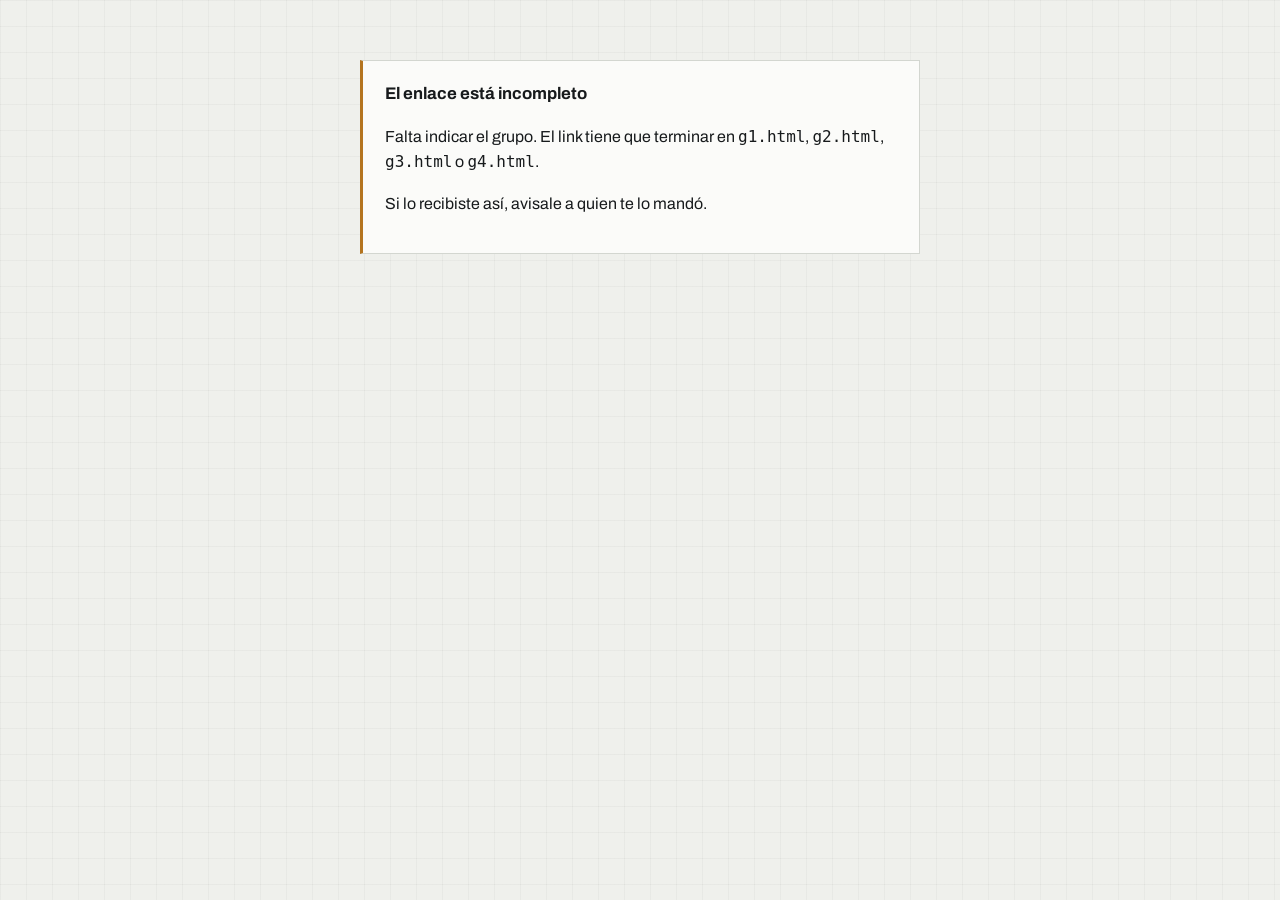
<file: index.html>
<!DOCTYPE html>
<html lang="es">
<head>
<meta charset="UTF-8">
<meta name="viewport" content="width=device-width, initial-scale=1">
<title>Valoración afectiva de situaciones</title>

<script>
// Si algo falla antes de que jsPsych dibuje, mostrarlo en pantalla
// en lugar de dejar la pagina en blanco.
window.addEventListener("error", function (e) {
  document.body.innerHTML =
    '<div style="font-family:monospace;padding:24px;max-width:700px;margin:40px auto;' +
    'text-align:left;background:#fff3f3;border:1px solid #c0392b;color:#7b241c">' +
    '<b>Error de JavaScript</b><br><br>' + (e.message || e) +
    '<br><br><small>' + (e.filename || '') + ' linea ' + (e.lineno || '?') + '</small></div>';
});
</script>

<!-- Todo servido desde el repo: ni librerias ni fuentes dependen de un CDN. -->
<link rel="stylesheet" href="fuentes/fuentes.css">
<script src="lib/jspsych.js"></script>
<script src="lib/plugin-preload.js"></script>
<script src="lib/plugin-html-button-response.js"></script>
<script src="lib/plugin-survey-html-form.js"></script>
<script src="lib/plugin-pipe.js"></script>
<link rel="stylesheet" href="lib/jspsych.css">

<script src="estimulos.js"></script>

<style>
:root{
  --papel:#EFF0EC;
  --blanco:#FBFBF9;
  --tinta:#171A1C;
  --tinta2:#636B71;
  --tinta3:#9AA1A5;
  --linea:#D3D6D0;
  --acento:#2F6152;
  --acento-luz:#E3EDE8;
  /* muñecos protagonistas, intermedios discretos pero con blanco tactil ancho */
  --sam:clamp(32px,10vw,60px);          /* muñequitos */
  --sam-int:clamp(18px,5.6vw,34px);     /* recuadro intermedio VISIBLE */
  --sam-int-touch:clamp(26px,7.6vw,44px); /* area clickeable del intermedio */
  --gap:clamp(2px,.7vw,5px);
}
*{box-sizing:border-box}
html,body{margin:0;padding:0}
body{
  background:var(--papel);
  background-image:
    linear-gradient(to right,rgba(23,26,28,.035) 1px,transparent 1px),
    linear-gradient(to bottom,rgba(23,26,28,.035) 1px,transparent 1px);
  background-size:26px 26px;
  color:var(--tinta);
  font-family:Archivo,-apple-system,"Segoe UI",Roboto,sans-serif;
  font-size:16px;line-height:1.5;
  -webkit-font-smoothing:antialiased;
}

/* jsPsych: neutralizar su chrome y dar aire en los bordes */
.jspsych-display-element{padding:0!important}
.jspsych-content-wrapper{padding:0 5vw!important;box-sizing:border-box}
.jspsych-content{max-width:660px;padding:8px 0 64px;text-align:left}
@media (prefers-reduced-motion:reduce){*{transition:none!important;animation:none!important}}

/* ── tipografia base ───────────────────────────────────────── */
h1{font-family:Newsreader,Georgia,serif;font-weight:300;
  font-size:clamp(2rem,6.5vw,2.9rem);line-height:1.09;letter-spacing:-.02em;
  margin:0 0 20px}
.eyebrow{font-size:.68rem;letter-spacing:.16em;text-transform:uppercase;
  color:var(--acento);font-weight:600;margin:44px 0 16px}
.bajada{font-family:Newsreader,Georgia,serif;font-size:1.1rem;line-height:1.62;
  color:var(--tinta2);margin:0 0 28px;max-width:46ch}

/* ── progreso ──────────────────────────────────────────────── */
.prog{position:relative;height:1px;background:var(--linea);margin:26px 0 4px}
.prog i{position:absolute;inset:0 auto 0 0;background:var(--acento)}
.prog-n{font-size:.68rem;letter-spacing:.12em;text-transform:uppercase;
  color:var(--tinta3);font-weight:600;margin:0 0 30px}

/* ── botones ───────────────────────────────────────────────── */
.btn{font-family:inherit;font-weight:600;font-size:.95rem;letter-spacing:.01em;
  padding:15px 30px;border-radius:2px;border:1px solid var(--tinta);
  background:var(--tinta);color:var(--papel);cursor:pointer;display:inline-block;
  transition:transform .12s,box-shadow .12s,opacity .15s}
.btn:hover{transform:translateY(-1px);box-shadow:0 3px 0 var(--acento)}
.btn:focus-visible{outline:2px solid var(--acento);outline-offset:3px}
.btn[disabled]{opacity:.32;cursor:not-allowed}
.btn[disabled]:hover{transform:none;box-shadow:none}
/* boton "tenue" hasta que las dos escalas del texto esten respondidas */
.btn.espera{background:var(--blanco);color:var(--tinta3);border-color:var(--linea);
  cursor:not-allowed}
.btn.espera:hover{transform:none;box-shadow:none}

/* ── portada: informacion y consentimiento ─────────────────── */
.ficha{border-top:1px solid var(--linea);border-bottom:1px solid var(--linea);
  padding:14px 0;margin:0 0 8px}
.ficha dt{font-size:.66rem;letter-spacing:.13em;text-transform:uppercase;
  color:var(--tinta3);font-weight:600;margin:0 0 4px}
.ficha dd{margin:0;font-size:.95rem;font-weight:500}
.banda{background:var(--tinta);color:var(--papel);font-weight:600;
  font-size:.82rem;letter-spacing:.09em;text-transform:uppercase;
  padding:9px 14px;margin:34px 0 16px}
.info{margin:0 0 20px}
.info h2{font-size:.95rem;font-weight:600;color:var(--tinta);margin:22px 0 7px}
.info p{font-size:.96rem;line-height:1.62;color:var(--tinta2);margin:0 0 12px;
  max-width:62ch}
.info p strong{color:var(--tinta);font-weight:600}
.preconsent{font-size:.93rem;line-height:1.6;color:var(--tinta2);margin:0 0 6px}
.consent{border-top:1px solid var(--linea);border-bottom:1px solid var(--linea);
  padding:8px 0;margin:0 0 18px}
.chk{display:flex;gap:13px;align-items:flex-start;padding:14px 2px;cursor:pointer;
  border-bottom:1px solid var(--linea)}
.chk:last-child{border-bottom:0}
.chk input{position:absolute;opacity:0;width:0;height:0}
.chk .caja{flex:0 0 auto;width:21px;height:21px;margin-top:1px;border-radius:3px;
  border:1.5px solid var(--tinta3);background:var(--blanco);
  display:grid;place-items:center;color:transparent;font-size:.8rem;font-weight:700;
  transition:background .13s,border-color .13s,color .13s}
.chk:hover .caja{border-color:var(--acento)}
.chk input:checked ~ .caja{background:var(--acento);border-color:var(--acento);color:#fff}
.chk input:focus-visible ~ .caja{outline:2px solid var(--acento);outline-offset:3px}
.chk span.txt{font-size:.93rem;line-height:1.5;color:var(--tinta)}
.aviso-consent{font-size:.8rem;color:var(--tinta3);margin:0 0 22px;min-height:1.1em}

/* ── instrucciones ─────────────────────────────────────────── */
.instr h1{font-size:clamp(1.7rem,5.5vw,2.3rem);margin-bottom:18px}
.instr p{font-size:1rem;line-height:1.66;color:var(--tinta2);margin:0 0 14px;max-width:58ch}
.instr p strong{color:var(--tinta);font-weight:600}
.destaque{background:var(--blanco);border:1px solid var(--linea);
  border-left:3px solid var(--acento);padding:16px 18px;margin:22px 0 26px;
  font-size:.95rem;color:var(--tinta);line-height:1.6}

/* ── estimulo ──────────────────────────────────────────────── */
.rotulo-practica{display:inline-block;font-size:.66rem;letter-spacing:.15em;
  text-transform:uppercase;font-weight:700;color:var(--acento);
  background:var(--acento-luz);padding:5px 11px;margin-bottom:16px}
.tarjeta{background:var(--blanco);border:1px solid var(--linea);
  padding:26px 24px;margin-bottom:34px;position:relative}
.tarjeta::before{content:"";position:absolute;left:-1px;top:18px;bottom:18px;
  width:3px;background:var(--acento)}
.tarjeta p{font-family:Newsreader,Georgia,serif;font-size:1.18rem;line-height:1.62;
  margin:0;color:#22262A}
.tarjeta p.solo-id{font-family:ui-monospace,Menlo,Consolas,monospace;font-size:1.1rem}

/* ── filas SAM ─────────────────────────────────────────────── */
.dim{margin-bottom:30px}
.dim + .dim{border-top:1px solid var(--linea);padding-top:26px}
.dim-cab{margin-bottom:12px}
.dim-cab h2{font-size:.72rem;letter-spacing:.17em;text-transform:uppercase;
  font-weight:700;margin:0}
.dim-cab .pista{display:block;font-size:.86rem;color:var(--tinta2);margin-top:5px;
  font-weight:400;letter-spacing:0;text-transform:none}
.fila{display:flex;gap:var(--gap);justify-content:center;align-items:center}
.op{position:relative;cursor:pointer;line-height:0}
.op input{position:absolute;opacity:0;width:0;height:0}
.op img{width:var(--sam);height:auto;display:block;background:var(--blanco);
  border:1px solid var(--linea);transition:border-color .13s,box-shadow .13s}
/* recuadros intermedios: visualmente menores (jerarquia hacia los muñecos)
   pero con un area de toque que NO se achica, para que el dedo no falle */
.op-inter{display:flex;align-items:center;justify-content:center;
  min-width:var(--sam-int-touch);min-height:var(--sam);cursor:pointer}
.op-inter img{width:var(--sam-int)}
.op:hover img{border-color:var(--tinta3)}
.op input:checked ~ img{border-color:var(--acento);
  box-shadow:0 0 0 2px var(--acento),0 0 0 6px var(--acento-luz)}
.op input:focus-visible ~ img{outline:2px solid var(--acento);outline-offset:4px}

/* muñecos de demostracion en las instrucciones: no clickeables */
.op-demo{cursor:default;line-height:0}
.op-demo img{width:var(--sam);height:auto;display:block;background:var(--blanco);
  border:1px solid var(--linea)}
.op-demo.op-inter{cursor:default}
.op-demo.op-inter img{width:var(--sam-int)}

/* ── sliders de autoinforme (cierre) ───────────────────────── */
.slider-wrap{margin:6px 0 4px}
.slider-wrap input[type=range]{width:100%;max-width:440px;accent-color:var(--acento);
  height:26px;cursor:pointer}
.slider-ext{display:flex;justify-content:space-between;max-width:440px;
  font-size:.8rem;color:var(--tinta3);margin-top:-2px}

/* ── PANAS ─────────────────────────────────────────────────── */
.panas-pre{font-size:.72rem;letter-spacing:.15em;text-transform:uppercase;
  color:var(--tinta3);font-weight:600;margin:34px 0 10px}
.adj{font-family:Newsreader,Georgia,serif;font-weight:400;
  font-size:clamp(2.2rem,8.5vw,3.3rem);line-height:1;letter-spacing:-.025em;
  margin:0 0 32px}
#jspsych-html-button-response-btngroup{display:flex;flex-direction:column;gap:7px}
.op-p{font-family:inherit;font-size:1rem;text-align:left;width:100%;
  padding:15px 18px;background:var(--blanco);border:1px solid var(--linea);
  border-radius:2px;cursor:pointer;color:var(--tinta);
  display:flex;align-items:center;justify-content:space-between;
  transition:border-color .13s,background .13s,color .13s,opacity .2s}
.op-p:hover{border-color:var(--acento);color:var(--acento)}
.op-p:focus-visible{outline:2px solid var(--acento);outline-offset:2px}
.op-p .tic{opacity:0;font-weight:700}
.op-p[disabled]{opacity:.3;cursor:default}
.op-p.elegida,.op-p.elegida[disabled]{opacity:1;background:var(--acento);
  border-color:var(--acento);color:#fff;font-weight:600}
.op-p.elegida .tic{opacity:1}
.panas-cont{font-size:.78rem;color:var(--tinta3);margin-top:20px}
@media (min-width:640px){
  #jspsych-html-button-response-btngroup{flex-direction:row;align-items:stretch}
  .op-p{flex-direction:column;justify-content:center;text-align:center;gap:7px;
    font-size:.87rem;padding:17px 8px}
}

/* ── formularios ───────────────────────────────────────────── */
.campos{margin:0 0 8px}
.preg{font-size:.98rem;font-weight:500;color:var(--tinta);margin:26px 0 8px}
.campos > .preg:first-child{margin-top:0}
.aclara{font-size:.86rem;color:var(--tinta2);margin:-4px 0 10px;line-height:1.5}
.lista{margin:4px 0 6px;padding-left:20px;color:var(--tinta2);
  font-size:1rem;line-height:1.66;max-width:58ch}
.lista li{margin-bottom:11px}
.lista strong{color:var(--tinta);font-weight:600}

/* ── campos del cierre ─────────────────────────────────────── */
.campo{font:inherit;padding:10px 12px;border:1px solid var(--linea);
  background:var(--blanco);border-radius:2px;display:block;max-width:340px}
.campo:focus-visible{outline:2px solid var(--acento);outline-offset:1px}

/* ── guardando ─────────────────────────────────────────────── */
.guardando{text-align:center;padding:90px 0 40px}
.guardando h2{font-family:Newsreader,Georgia,serif;font-weight:300;
  font-size:clamp(1.5rem,5vw,2rem);margin:0 0 12px}
.guardando p{color:var(--tinta2);font-size:.95rem;margin:0}
.puntos{display:flex;gap:8px;justify-content:center;margin:0 0 28px}
.puntos i{width:9px;height:9px;border-radius:50%;background:var(--acento);
  opacity:.25;animation:late 1.2s infinite ease-in-out}
.puntos i:nth-child(2){animation-delay:.18s}
.puntos i:nth-child(3){animation-delay:.36s}
@keyframes late{0%,70%,100%{opacity:.25}35%{opacity:1}}
@media (prefers-reduced-motion:reduce){.puntos i{animation:none;opacity:.6}}

/* ── cierre y avisos ───────────────────────────────────────── */
.cierre{text-align:center;padding:60px 0 24px}
.sello{width:60px;height:60px;margin:0 auto 26px;border:1.5px solid var(--acento);
  border-radius:50%;display:grid;place-items:center;color:var(--acento);font-size:1.5rem}
.cierre .bajada{margin-inline:auto}
.alerta{background:var(--blanco);border:1px solid var(--linea);
  border-left:3px solid #B4741F;padding:20px 22px;margin:60px auto;
  max-width:560px;line-height:1.6}
.alerta h3{margin:0 0 10px;font-size:1.05rem}
</style>
</head>
<body></body>

<script>
// ============================================================
// CONFIGURACION
// ============================================================
const DATAPIPE_ID = "CAMBIAR_POR_TU_ID";   // experimento "Textos sam ia" en DataPipe

// true  = muestra solo el nombre del estimulo (para pilotear flujo y layout)
// false = muestra el texto real
const MOSTRAR_SOLO_ID = false;

// Cuanto queda visible la opcion elegida en el PANAS antes de avanzar (ms).
const MARCA_MS = 450;

const IMGS = [
  "img/val_1.png","img/val_3.png","img/val_5.png","img/val_7.png","img/val_9.png",
  "img/aro_1.png","img/aro_3.png","img/aro_5.png","img/aro_7.png","img/aro_9.png",
  "img/sam_intermedio.png"
];

const jsPsych = initJsPsych({ show_progress_bar: false });

const modoPrueba = DATAPIPE_ID === "CAMBIAR_POR_TU_ID";

// grupo (set) y codigo de participante desde la URL:  ?g=1&p=abc
// Sin un ?g= valido NO arranca: un default silencioso mandaria participantes
// del set 3 a la lista del set 1 sin que nadie se entere.
const GRUPOS_VALIDOS = ["1", "2", "3", "4"];
const gParam  = String(jsPsych.data.getURLVariable("g") ?? "");
const esLocal = location.protocol === "file:";
const grupo   = GRUPOS_VALIDOS.includes(gParam) ? gParam : (esLocal ? "1" : null);
const pcodigo = jsPsych.data.getURLVariable("p") || "sin_codigo";
const sujeto  = jsPsych.randomization.randomID(10);

const esMovil = /Android|iPhone|iPad|iPod|Mobile/i.test(navigator.userAgent);

// Navegador y sistema operativo, parseados del userAgent.
// El orden de los chequeos importa: Edge y Opera tambien dicen "Chrome",
// y todo lo que corre en iOS dice "Safari".
function detectarNavegador(ua) {
  if (/Edg\//.test(ua)) return "Edge";
  if (/OPR\/|Opera/.test(ua)) return "Opera";
  if (/SamsungBrowser/.test(ua)) return "Samsung Internet";
  if (/Firefox\//.test(ua)) return "Firefox";
  if (/Chrome\//.test(ua)) return "Chrome";
  if (/Safari\//.test(ua)) return "Safari";
  return "otro";
}
function detectarSO(ua) {
  if (/Android/.test(ua)) return "Android";
  if (/iPhone|iPad|iPod/.test(ua)) return "iOS";
  if (/Windows/.test(ua)) return "Windows";
  if (/Macintosh/.test(ua)) return "macOS";
  if (/Linux/.test(ua)) return "Linux";
  return "otro";
}

// IP publica: el navegador no la conoce, hay que preguntarsela a un servicio
// externo. Se pide al arrancar, en paralelo, y NUNCA bloquea: si el servicio
// falla o la red del aula lo corta, la columna queda vacia y no pasa nada.
// Momento de inicio de la sesion. time_elapsed es relativo a esto, pero sin
// esta marca absoluta no se sabe CUANDO ocurrio la sesion.
const fechaInicio = new Date();

let ipPublica = null;
fetch("https://api.ipify.org?format=json")
  .then(r => r.json())
  .then(d => { ipPublica = d.ip; })
  .catch(() => {});

jsPsych.data.addProperties({
  sujeto: sujeto, grupo: grupo, codigo_participante: pcodigo,
  set: "S" + grupo, dispositivo: esMovil ? "movil" : "escritorio"
});

// Columnas que no aportan al analisis y ensucian la planilla.
// OJO: trial_type NO se puede sacar, DataPipe lo exige para validar.
const COLS_FUERA = ["stimulus", "response", "plugin_version",
  "success", "timeout", "failed_images", "failed_audio", "failed_video"];

const datosLimpios = () => jsPsych.data.get().ignore(COLS_FUERA).csv();

const misEstimulos = ESTIMULOS.filter(e => e.set === "S" + grupo);
const N_TEXTOS = misEstimulos.length;
const N_PANAS  = PANAS_ITEMS.length;

// ============================================================
// PROGRESO
// El PANAS ocupa el primer tercio de la barra; los textos el resto.
// ============================================================
let iPanas = 0, iTexto = 0;

function progreso(frac, rotulo) {
  return `<div class="prog"><i style="width:${Math.round(frac * 100)}%"></i></div>
          <p class="prog-n">${rotulo}</p>`;
}

// Estiliza el boton de los trials de una sola opcion.
const unBoton = (c) => `<button class="btn">${c}</button>`;

// Aplica la clase .btn al boton de envio de survey-html-form.
function estilarBoton() {
  const b = document.querySelector("#jspsych-survey-html-form-next");
  if (b) b.className = "btn";
}

// ============================================================
// PANTALLA DEL ESTIMULO (dos filas de maniquies)
// ============================================================
function filaSAM(nombre, prefijo, rotulo, pista) {
  const demo = nombre.startsWith("demo_");
  let o = "";
  for (let i = 1; i <= 9; i++) {
    const img = (i % 2) ? `img/${prefijo}_${i}.png` : "img/sam_intermedio.png";
    const inter = (i % 2 === 0) ? " op-inter" : "";
    o += demo
      ? `<span class="op op-demo${inter}"><img src="${img}" alt=""></span>`
      : `<label class="op${inter}">
            <input type="radio" name="${nombre}" value="${i}" required>
            <img src="${img}" alt="opción ${i} de 9"></label>`;
  }
  const p = pista ? `<span class="pista">${pista}</span>` : "";
  return `<div class="dim"><div class="dim-cab"><h2>${rotulo}</h2>${p}</div>
          <div class="fila">${o}</div></div>`;
}

const PISTA_V = "Qué tanto te agrada o te desagrada lo que leíste.";
const PISTA_A = "Qué tanto te activa o te calma lo que leíste.";

const HTML_SAM = filaSAM("valencia", "val", "Valencia") +
                 filaSAM("activacion", "aro", "Activación");
const HTML_SAM_PRACTICA = filaSAM("valencia", "val", "Valencia", PISTA_V) +
                          filaSAM("activacion", "aro", "Activación", PISTA_A);

function pantallaSAM(esPractica) {
  return {
    type: jsPsychSurveyHtmlForm,
    preamble: () => {
      const esControl = jsPsych.evaluateTimelineVariable("control");
      const crudo = jsPsych.evaluateTimelineVariable("texto");
      const cuerpo = (MOSTRAR_SOLO_ID && !esControl && !esPractica)
        ? `<p class="solo-id">${jsPsych.evaluateTimelineVariable("id")}</p>`
        : `<p>${crudo}</p>`;
      if (esPractica) {
        return `<p class="eyebrow">Parte 2 de 2</p>
                <span class="rotulo-practica">Práctica</span>
                <div class="tarjeta">${cuerpo}</div>`;
      }
      iTexto++;
      return progreso(0.34 + 0.66 * (iTexto / N_TEXTOS),
                      `Parte 2 de 2 · situación ${iTexto} de ${N_TEXTOS}`) +
             `<div class="tarjeta">${cuerpo}</div>`;
    },
    html: esPractica ? HTML_SAM_PRACTICA : HTML_SAM,
    button_label: "Continuar",
    autocomplete: false,
    data: {
      tarea: esPractica ? "practica" : "sam",
      id_texto: jsPsych.timelineVariable("id"),
      cuadrante: jsPsych.timelineVariable("cuadrante"),
      es_control: jsPsych.timelineVariable("control")
    },
    on_load: () => {
      estilarBoton();
      const boton = document.querySelector("#jspsych-survey-html-form-next");
      // El boton arranca "tenue" y recien se activa cuando las DOS escalas
      // fueron respondidas, para avisarle al participante que ya puede seguir.
      if (boton) { boton.classList.add("espera"); boton.disabled = true; }
      const revisarBoton = () => {
        if (!boton) return;
        const listo = reg.tv !== null && reg.ta !== null;
        boton.disabled = !listo;
        boton.classList.toggle("espera", !listo);
      };
      // Registro fino: cuando toco por primera vez cada escala y toda la
      // secuencia de maniquies que fue eligiendo. El evento "change" no se
      // dispara al reelegir el mismo, asi que cada entrada es un cambio real.
      reg = { t0: performance.now(), v: [], a: [], tv: null, ta: null };
      document.querySelectorAll('.fila input[type=radio]').forEach((inp) => {
        inp.addEventListener("change", () => {
          const ms = Math.round(performance.now() - reg.t0);
          if (inp.name === "valencia") {
            if (reg.tv === null) reg.tv = ms;
            reg.v.push(inp.value);
          } else {
            if (reg.ta === null) reg.ta = ms;
            reg.a.push(inp.value);
          }
          revisarBoton();
        });
      });
    },
    on_finish: (d) => {
      d.valencia = parseInt(d.response.valencia);
      d.activacion = parseInt(d.response.activacion);
      d.t_valencia = reg.tv;
      d.t_activacion = reg.ta;
      d.clicks_valencia = reg.v.join("|");
      d.clicks_activacion = reg.a.join("|");
      if (d.tarea === "sam") d.orden = ++contadorOrden;
      delete d.response;
    }
  };
}
let contadorOrden = 0;
// Se reinicia en cada pantalla de estimulo (ver on_load de pantallaSAM).
let reg = { t0: 0, v: [], a: [], tv: null, ta: null };

// ============================================================
// TIMELINE
// ============================================================
const timeline = [];

timeline.push({ type: jsPsychPreload, images: IMGS, data: { tarea: "preload" } });

// ── portada: informacion + consentimiento ───────────────────
timeline.push({
  type: jsPsychSurveyHtmlForm,
  preamble: `
    <p class="eyebrow">Estudio de valoración afectiva</p>
    <h1>Información para participantes</h1>

    <dl class="ficha">
      <dt>Duración aproximada</dt><dd>15 minutos</dd>
    </dl>

    <p class="banda">Información para el participante</p>
    <div class="info">
      <p>Se te está invitando a participar de un trabajo de investigación sobre
        cómo las personas valoran afectivamente diferentes situaciones cuando las
        leen. Es importante que entiendas por qué se lleva a cabo este estudio, a
        quiénes involucra y sus posibles consecuencias. Por favor, leé atentamente
        esta información.</p>

      <h2>¿Cuáles son los propósitos de este estudio?</h2>
      <p>El estudio busca establecer valores normativos de agrado y activación
        para un conjunto de textos breves en español rioplatense.</p>

      <h2>¿Quiénes participarán de este estudio?</h2>
      <p>Participarán personas mayores de 18 años.</p>

      <h2>¿Deberías participar?</h2>
      <p>Tu participación es voluntaria y anónima. Podés suspender la actividad en
        el momento en que quieras, sin necesidad de dar explicaciones.</p>

      <h2>¿Qué me pasará si participo de este estudio?</h2>
      <p>El estudio consiste en responder un cuestionario breve sobre tu estado de
        ánimo actual y luego leer una serie de situaciones, indicando para cada una
        cómo te sentirías frente a ellas. El tiempo total de duración es de
        aproximadamente 15 minutos.</p>

      <h2>¿Qué es lo que necesito hacer yo? ¿Cuáles son mis responsabilidades?</h2>
      <p>Deberás estar dispuesto a leer con atención cada situación y responder
        según tu impresión personal. No hay respuestas correctas ni incorrectas.</p>

      <h2>¿Existen posibles riesgos o malestares por participar?</h2>
      <p>No hay riesgos asociados a la participación. Algunas de las situaciones
        describen momentos que podrían ser desagradables y eventualmente podrías
        experimentar desagrado.</p>

      <h2>¿Cuáles son los posibles beneficios por participar?</h2>
      <p>La información que se obtenga de este estudio podrá ayudar a la mejor
        comprensión de los procesos emocionales implicados en la lectura y aportar
        material estandarizado para la investigación en psicología. Los resultados
        del estudio podrán ser publicados en la literatura científica.</p>

      <h2>¿La información recogida será confidencial?</h2>
      <p>La información recogida será anónima y confidencial. No habrá registro de
        tu nombre ni de ningún tipo de dato que te identifique.</p>

      <h2>¿Podré acceder a los resultados de este estudio?</h2>
      <p>Sí, si lo deseas, al finalizar el estudio completo se te informará sobre
        los resultados del mismo.</p>
    </div>

    <p class="banda">Información de contacto</p>
    <div class="info">
      <p>El/La investigador/a a cargo es [NOMBRE]. Cualquier consulta sobre
        esta investigación se puede realizar a su e-mail: [EMAIL]</p>
    </div>

    <p class="banda">Confirmá que querés hacer esta encuesta</p>
    <p class="preconsent">Doy mi consentimiento para participar del proyecto de
      investigación sobre valoración afectiva de textos. Al aceptar este
      consentimiento acepto de manera voluntaria y anónima participar en esta
      investigación. Además, dejo constancia que se me informó:</p>`,
  html: `
    <div class="consent">
      <label class="chk"><input type="checkbox" name="c1" required>
        <span class="caja">✓</span>
        <span class="txt">Sobre los procedimientos y propósitos de la investigación.</span></label>
      <label class="chk"><input type="checkbox" name="c2" required>
        <span class="caja">✓</span>
        <span class="txt">Que en cualquier momento puedo desistir de participar,
          revocando este consentimiento y dejando sin efecto la presente
          manifestación de voluntad.</span></label>
      <label class="chk"><input type="checkbox" name="c3" required>
        <span class="caja">✓</span>
        <span class="txt">Que se resguardará mi identidad como participante y se
          tomarán los recaudos necesarios para garantizar la confidencialidad de
          mis datos, como así también de cualquier otra información que brinde.</span></label>
      <label class="chk"><input type="checkbox" name="c4" required>
        <span class="caja">✓</span>
        <span class="txt">Dejo constancia de haber comprendido que no se me
          brindará una devolución individual y presto plena conformidad en cuanto
          a mi participación.</span></label>
    </div>
    <p class="aviso-consent" id="avisoConsent"></p>`,
  button_label: "Comenzar",
  autocomplete: false,
  data: { tarea: "consentimiento" },
  on_load: () => {
    estilarBoton();
    const btn = document.querySelector("#jspsych-survey-html-form-next");
    const cajas = [...document.querySelectorAll(".consent input")];
    const aviso = document.getElementById("avisoConsent");
    // Guarda: si el DOM no es el esperado, no deshabilitamos nada. El atributo
    // required del navegador sigue bloqueando el envio igual.
    if (!btn || cajas.length === 0 || !aviso) return;
    const revisar = () => {
      const faltan = cajas.filter(c => !c.checked).length;
      btn.disabled = faltan > 0;
      aviso.textContent = faltan === 0 ? ""
        : `Marcá las ${faltan} casillas que faltan para continuar.`;
    };
    cajas.forEach(c => c.addEventListener("change", revisar));
    revisar();
  }
});

// ── sociodemograficos ───────────────────────────────────────
timeline.push({
  type: jsPsychSurveyHtmlForm,
  preamble: `<p class="eyebrow">Antes de empezar</p>
    <h1>Unos datos sobre vos</h1>
    <p class="instr" style="margin-bottom:26px">Ninguno de estos datos permite
    identificarte. Sirven para describir quiénes participaron.</p>`,
  html: `
    <div class="campos">
      <p class="preg">¿Cuántos años tenés?</p>
      <input class="campo" type="number" name="edad" min="18" max="99" required
             style="width:110px">

      <p class="preg">Género</p>
      <select class="campo" name="genero" required>
        <option value="">Elegí una opción</option>
        <option value="mujer">Mujer</option>
        <option value="varon">Varón</option>
        <option value="otro">Otro</option>
        <option value="nc">Prefiero no responder</option>
      </select>

      <p class="preg">¿Dónde residís actualmente?</p>
      <select class="campo" name="region" required>
        <option value="">Elegí una opción</option>
        <option value="caba">Ciudad de Buenos Aires</option>
        <option value="gba">Gran Buenos Aires</option>
        <option value="pba">Resto de la provincia de Buenos Aires</option>
        <option value="otra_prov">Otra provincia</option>
        <option value="otro_pais">Otro país</option>
      </select>

      <p class="preg">¿Cuál es tu máximo nivel educativo alcanzado?</p>
      <select class="campo" name="educacion" required>
        <option value="">Elegí una opción</option>
        <option value="primaria_inc">Primaria incompleta</option>
        <option value="primaria">Primaria completa</option>
        <option value="secundaria_inc">Secundaria incompleta</option>
        <option value="secundaria">Secundaria completa</option>
        <option value="terciaria_univ_inc">Terciaria o universitaria incompleta</option>
        <option value="terciaria_univ">Terciaria o universitaria completa</option>
        <option value="posgrado_inc">Posgrado incompleto</option>
        <option value="posgrado">Posgrado completo</option>
      </select>

      <p class="preg">¿En qué nivel socioeconómico considerás que te ubicás?</p>
      <select class="campo" name="nse" required>
        <option value="">Elegí una opción</option>
        <option value="bajo">Bajo</option>
        <option value="medio_bajo">Medio bajo</option>
        <option value="medio">Medio</option>
        <option value="medio_alto">Medio alto</option>
        <option value="alto">Alto</option>
      </select>

      <p class="preg">¿El español es tu lengua materna?</p>
      <select class="campo" name="lengua" required>
        <option value="">Elegí una opción</option>
        <option value="si">Sí</option>
        <option value="no">No</option>
      </select>

      <p class="preg">¿Ya habías participado antes de este estudio?</p>
      <select class="campo" name="repetido" required>
        <option value="">Elegí una opción</option>
        <option value="no">No, es la primera vez</option>
        <option value="si">Sí, ya lo hice antes</option>
      </select>
    </div>`,
  button_label: "Continuar",
  autocomplete: false,
  data: { tarea: "sociodemograficos" },
  on_load: estilarBoton,
  // Las respuestas del formulario llegan dentro de "response", que el filtro
  // de columnas descarta antes de enviar. Extraerlas a columnas propias.
  on_finish: (d) => { Object.assign(d, d.response); delete d.response; }
});

// ── preparacion del entorno ─────────────────────────────────
timeline.push({
  type: jsPsychHtmlButtonResponse,
  stimulus: `<div class="instr">
    <p class="eyebrow">Antes de empezar</p>
    <h1>Preparate</h1>
    <p>La tarea dura unos 15 minutos y no se puede pausar ni retomar más tarde.
      Para que salga bien, antes de arrancar:</p>
    <ul class="lista">
      <li><strong>No cierres esta ventana ni cambies de aplicación.</strong>
        Si salís antes de terminar, tus respuestas no se guardan.</li>
    </ul>
    <div class="destaque">Cuando estés listo, tocá Comenzar. A partir de ahí
      seguí hasta la pantalla de cierre sin interrupciones.</div></div>`,
  choices: ["Comenzar"],
  button_html: unBoton,
  data: { tarea: "preparacion" }
});

// ── instrucciones del PANAS ─────────────────────────────────
timeline.push({
  type: jsPsychHtmlButtonResponse,
  stimulus: `<div class="instr">
    <p class="eyebrow">Parte 1 de 2</p>
    <h1>PANAS</h1>
    <p style="font-size:.95rem;color:var(--tinta2);margin:-8px 0 18px">Escala de
      Afecto Positivo y Negativo</p>
    <p>Vas a ver una palabra por pantalla. Cada una describe un sentimiento o
      una emoción.</p>
    <p>Para cada palabra, indicá en qué medida te sentís así <strong>en este
      mismo momento</strong>, no en general ni en los últimos días.</p>
    <div class="destaque">Son ${N_PANAS} palabras y toma menos de dos minutos.
      Tocá una opción y pasa sola a la siguiente. Respondé con lo primero que
      te salga.</div></div>`,
  choices: ["Comenzar"],
  button_html: unBoton,
  data: { tarea: "instr_panas" }
});

// ── PANAS: un adjetivo por pantalla, con auto-avance ────────
timeline.push({
  timeline: [{
    type: jsPsychHtmlButtonResponse,
    stimulus: () => {
      iPanas++;
      return progreso(0.34 * (iPanas / N_PANAS),
                      `Parte 1 de 2 · palabra ${iPanas} de ${N_PANAS}`) +
             `<p class="panas-pre">En este momento me siento</p>
              <p class="adj">${jsPsych.evaluateTimelineVariable("adj")}</p>`;
    },
    choices: PANAS_ESCALA,
    button_html: (c) => `<button class="op-p">${c}<span class="tic">✓</span></button>`,
    prompt: '<p class="panas-cont">Tocá una opción para continuar</p>',
    enable_button_after: 300,
    // El plugin no termina el ensayo solo: lo terminamos nosotros despues de
    // MARCA_MS, para que la eleccion quede visible antes de avanzar.
    response_ends_trial: false,
    trial_duration: null,
    on_load: () => {
      const grupoB = document.getElementById("jspsych-html-button-response-btngroup");
      if (!grupoB) return;
      const t0 = performance.now();
      grupoB.addEventListener("click", (ev) => {
        const btn = ev.target.closest("button");
        if (!btn || grupoB.dataset.listo) return;
        grupoB.dataset.listo = "1";
        const rt = Math.round(performance.now() - t0);
        btn.classList.add("elegida");
        jsPsych.pluginAPI.setTimeout(
          () => jsPsych.finishTrial({ rt: rt, response: parseInt(btn.dataset.choice) }),
          MARCA_MS);
      }, true);
    },
    data: { tarea: "panas", adjetivo: jsPsych.timelineVariable("adj") },
    on_finish: (d) => { d.puntaje = d.response + 1; }
  }],
  timeline_variables: PANAS_ITEMS.map(a => ({ adj: a }))
});

// ── instrucciones de la tarea ───────────────────────────────
timeline.push({
  type: jsPsychHtmlButtonResponse,
  stimulus: `<div class="instr">
    <p class="eyebrow">Parte 2 de 2</p>
    <h1>Las situaciones</h1>
    <p>Vas a leer ${N_TEXTOS} situaciones breves, una por pantalla. Para cada una
      imaginá que te está pasando a vos y respondé dos características (valencia y
      activación) usando unos muñequitos.</p>
    <p>Primero, <strong>valencia</strong> significa qué tan agradable o
      desagradable te resulta la situación. La escala va en aumento desde muy
      desagradable a muy agradable.</p>
    ${filaSAM("demo_val", "val", "Valencia")}
    <p style="margin-top:22px">Segundo, <strong>activación</strong> significa qué
      tan activado o calmo te sentís frente a la situación. La escala va en aumento
      desde muy calmo a muy activado. Esto es independiente de lo anterior: se
      puede estar activado y sentirse bien o activado y sentirse mal. Y lo mismo
      puede pasar cuando estás calmo.</p>
    ${filaSAM("demo_aro", "aro", "Activación")}
    <div class="destaque" style="margin-top:26px">Podés elegir cualquiera de las
      nueve posiciones, incluidos los recuadros intermedios entre los muñequitos.
      No hay respuestas correctas ni incorrectas: tu primera impresión es la que
      nos interesa.</div>
    <p>Vamos a empezar con tres situaciones de práctica.</p></div>`,
    choices: ["Empezar la práctica"],
  button_html: unBoton,
  data: { tarea: "instrucciones" }
});

timeline.push({
  timeline: [pantallaSAM(true)],
  timeline_variables: PRACTICA
});

timeline.push({
  type: jsPsychHtmlButtonResponse,
  stimulus: `<div class="instr"><p class="eyebrow">Parte 2 de 2</p>
    <h1>Listo</h1>
    <p>Ahora empiezan las situaciones. A partir de acá no vas a ver estas
      aclaraciones, solo el texto y las dos escalas.</p></div>`,
  choices: ["Comenzar"],
  button_html: unBoton,
  data: { tarea: "fin_practica" }
});

// ── los ensayos: tres bloques con controles en posicion fija ─
// Los 40 textos se mezclan al azar por participante, pero los controles
// caen SIEMPRE en las posiciones 11 y 32 (tras 10 y tras 30 textos).
// Asi son comparables entre participantes: fallar el control temprano o
// el tardio significa lo mismo para todos.
const soloTextos = jsPsych.randomization.shuffle(misEstimulos.filter(e => !e.control));
const controles  = misEstimulos.filter(e => e.control);   // CHECK_01, CHECK_02

const secuencia = (soloTextos.length >= 40 && controles.length === 2)
  ? [
      ...soloTextos.slice(0, 10),    // bloque 1: 10 textos
      controles[0],                  // posicion 11
      ...soloTextos.slice(10, 30),   // bloque 2: 20 textos
      controles[1],                  // posicion 32
      ...soloTextos.slice(30)        // bloque 3: 10 textos
    ]
  : jsPsych.randomization.shuffle(misEstimulos);  // resguardo si algo no cuadra

timeline.push({
  timeline: [pantallaSAM(false)],
  timeline_variables: secuencia,
  randomize_order: false
});

// ── cierre ──────────────────────────────────────────────────
timeline.push({
  type: jsPsychSurveyHtmlForm,
  preamble: `<p class="eyebrow">Para terminar</p><h1>Dos cosas y listo</h1>
    <div class="destaque" style="border-left-color:#B4741F">
      <strong>No cierres la ventana todavía.</strong> Cuando aprietes Enviar, tus
      respuestas se guardan. Recién ahí vas a poder cerrar.</div>`,
  html: `
    <div class="campos">
      <p class="preg">¿Cuán concentrado/a estuviste durante la tarea?</p>
      <p class="aclara">Contestá con franqueza: saberlo nos ayuda y no tiene
        ninguna consecuencia para vos.</p>
      <div class="slider-wrap">
        <input type="range" name="concentracion" min="0" max="100" value="50" required>
        <div class="slider-ext"><span>Nada concentrado/a</span><span>Muy concentrado/a</span></div>
      </div>

      <p class="preg">¿Cuán sincero/a fuiste en tus respuestas?</p>
      <p class="aclara">Contestá con franqueza: saberlo nos ayuda y no tiene
        ninguna consecuencia para vos.</p>
      <div class="slider-wrap">
        <input type="range" name="sinceridad" min="0" max="100" value="50" required>
        <div class="slider-ext"><span>Nada sincero/a</span><span>Muy sincero/a</span></div>
      </div>

      <p class="preg">Comentarios (opcional)</p>
      <textarea class="campo" name="comentarios" rows="3"
                style="width:100%;max-width:440px"></textarea>
    </div>`,
  button_label: "Enviar",
  autocomplete: false,
  data: { tarea: "cierre" },
  on_load: estilarBoton,
  on_finish: (d) => {
    Object.assign(d, d.response);   // concentracion, sinceridad, comentarios
    delete d.response;
    if (d.comentarios) {
      d.comentarios = String(d.comentarios)
        .replace(/[\r\n]+/g, " / ")   // saltos de linea rompen la fila entera
        .replace(/,/g, ";");
    }
    // Sin comas: los userAgent traen "(KHTML, like Gecko)" y eso rompe el
    // "texto en columnas" de Excel, que parte por comas ignorando comillas.
    d.ua_completo = navigator.userAgent.replace(/,/g, ";");
    d.navegador = detectarNavegador(navigator.userAgent);
    d.so = detectarSO(navigator.userAgent);
    d.ancho_pantalla = window.screen ? window.screen.width : null;
    d.alto_pantalla = window.screen ? window.screen.height : null;
    d.ancho_ventana = window.innerWidth || null;
    d.ip = ipPublica;   // null si el servicio de IP no respondio
    d.fecha_inicio = fechaInicio.toISOString();       // UTC
    d.huso_min = -fechaInicio.getTimezoneOffset();    // Argentina = -180
  }
});

// ── guardado ────────────────────────────────────────────────
let guardadoOk = false;

if (!modoPrueba) {
  // Tres intentos con espera creciente. Con 200 personas terminando casi a la
  // vez, un 429 o un timeout puntual es esperable; reintentar lo cubre.
  timeline.push({
    type: jsPsychHtmlButtonResponse,
    stimulus: `<div class="guardando">
      <div class="puntos"><i></i><i></i><i></i></div>
      <h2>Guardando tus respuestas</h2>
      <p id="estadoGuardado">No cierres la ventana.</p></div>`,
    choices: [],
    // Sin duracion fija: la pantalla se va cuando el envio termina, no antes.
    // El envio va en on_load (no en on_finish) para que el cartel se vea
    // DURANTE la espera y no un instante previo.
    trial_duration: null,
    data: { tarea: "guardando" },
    on_load: async () => {
      const estado = document.getElementById("estadoGuardado");
      const decir = (t) => { if (estado) estado.textContent = t; };
      const t0 = performance.now();
      try {
        // El propio trial de guardado termina DESPUES del envio, asi que sus
        // datos no pueden viajar en el archivo. La fecha de envio se estampa
        // en la ultima fila ya cerrada (el cierre) antes de armar el CSV.
        jsPsych.data.get().addToLast({ fecha_envio: new Date().toISOString() });
        const csv = datosLimpios();
        for (let intento = 1; intento <= 3 && !guardadoOk; intento++) {
          if (intento > 1) decir(`Reintentando (${intento} de 3)...`);
          try {
            const r = await fetch("https://pipe.jspsych.org/api/data/", {
              method: "POST",
              headers: { "Content-Type": "application/json", Accept: "*/*" },
              body: JSON.stringify({
                experimentID: DATAPIPE_ID,
                filename: `${sujeto}_g${grupo}.csv`,
                data: csv
              })
            });
            if (r.ok) guardadoOk = true;
            else await new Promise(res => setTimeout(res, intento * 2000));
          } catch (e) {
            await new Promise(res => setTimeout(res, intento * 2000));
          }
        }
      } finally {
        // Pase lo que pase, seguir adelante: nunca dejar al participante
        // colgado en esta pantalla.
        jsPsych.finishTrial({ ms_guardado: Math.round(performance.now() - t0),
                              guardado_ok: guardadoOk,
                              fecha_envio: new Date().toISOString() });
      }
    }
  });
}

timeline.push({
  type: jsPsychHtmlButtonResponse,
  stimulus: () => modoPrueba
    ? `<div class="cierre"><div class="sello">✓</div><h1>Fin — modo prueba</h1>
       <p class="bajada">No se envió nada a ningún servidor. Apretá el botón para
       bajar el CSV.</p></div>`
    : guardadoOk
      ? `<div class="cierre"><div class="sello">✓</div><h1>Listo</h1>
         <p class="bajada">Tus respuestas quedaron guardadas. Ya podés cerrar esta
         ventana. Gracias por el tiempo.</p></div>`
      : `<div class="cierre"><h1>No se pudieron enviar tus respuestas</h1>
         <p class="bajada">Hubo un problema de conexión. Apretá el botón para
         descargar el archivo y enviáselo por mail a quien te pasó el enlace.
         Así tu participación no se pierde.</p></div>`,
  choices: () => (modoPrueba || !guardadoOk) ? ["Descargar el archivo"] : [],
  button_html: unBoton,
  trial_duration: null,
  data: { tarea: "final" },
  on_finish: () => {
    if (modoPrueba || !guardadoOk) {
      jsPsych.data.get().ignore(COLS_FUERA)
        .localSave("csv", `RESPALDO_${sujeto}_g${grupo}.csv`);
    }
  }
});

// ============================================================
// ARRANQUE
// ============================================================
function aviso(titulo, cuerpo) {
  document.body.innerHTML =
    `<div class="alerta"><h3>${titulo}</h3>${cuerpo}</div>`;
}

if (grupo === null) {
  aviso("El enlace está incompleto",
    '<p>Falta indicar el grupo. El link tiene que terminar en <code>g1.html</code>, ' +
    '<code>g2.html</code>, <code>g3.html</code> o <code>g4.html</code>.</p>' +
    '<p>Si lo recibiste así, avisale a quien te lo mandó.</p>');
} else if (misEstimulos.length === 0) {
  aviso("Este grupo todavía no está activo",
    '<p>El grupo ' + grupo + ' no tiene estímulos cargados. Falta correr ' +
    '<code>generar_estimulos.R</code> con los 160 textos y subir el ' +
    '<code>estimulos.js</code> nuevo.</p>' +
    '<p>(Este aviso es para el investigador, no para participantes.)</p>');
} else {
  jsPsych.run(timeline);
}
</script>
</html>
</file>
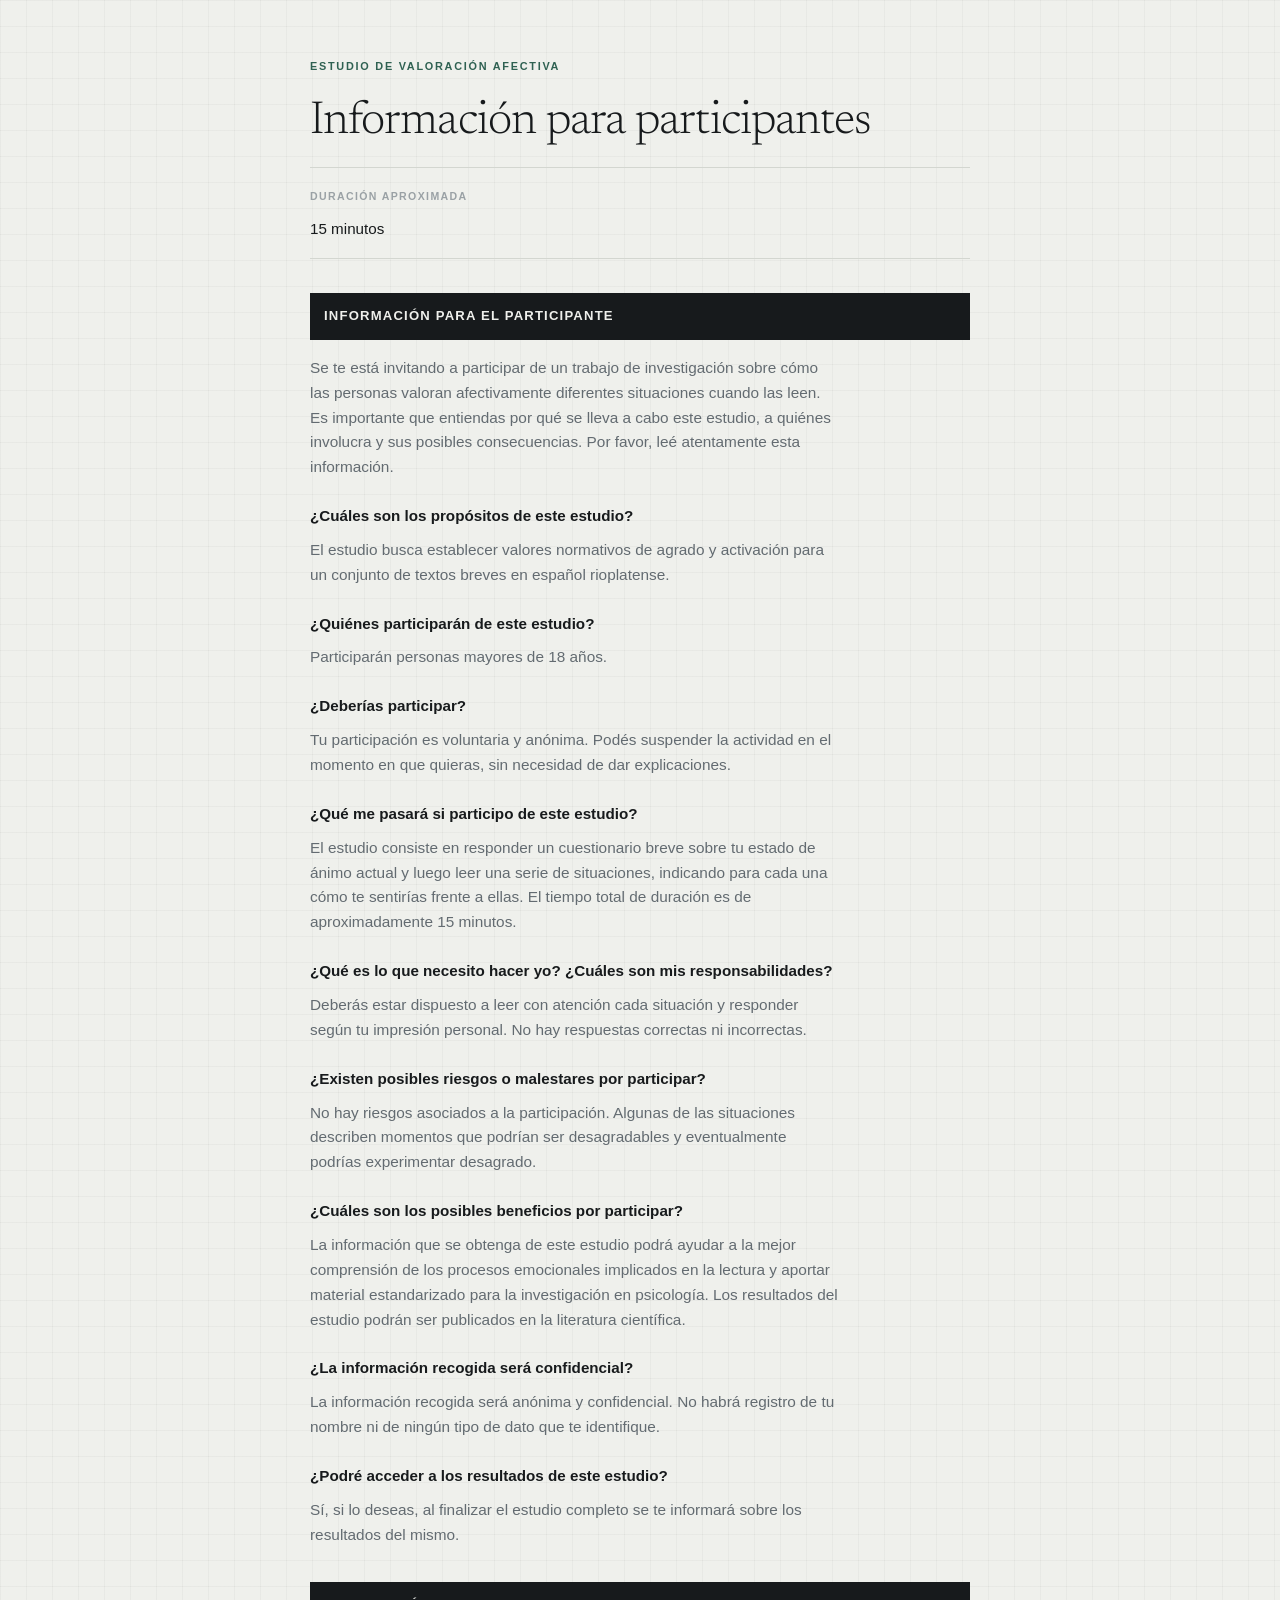
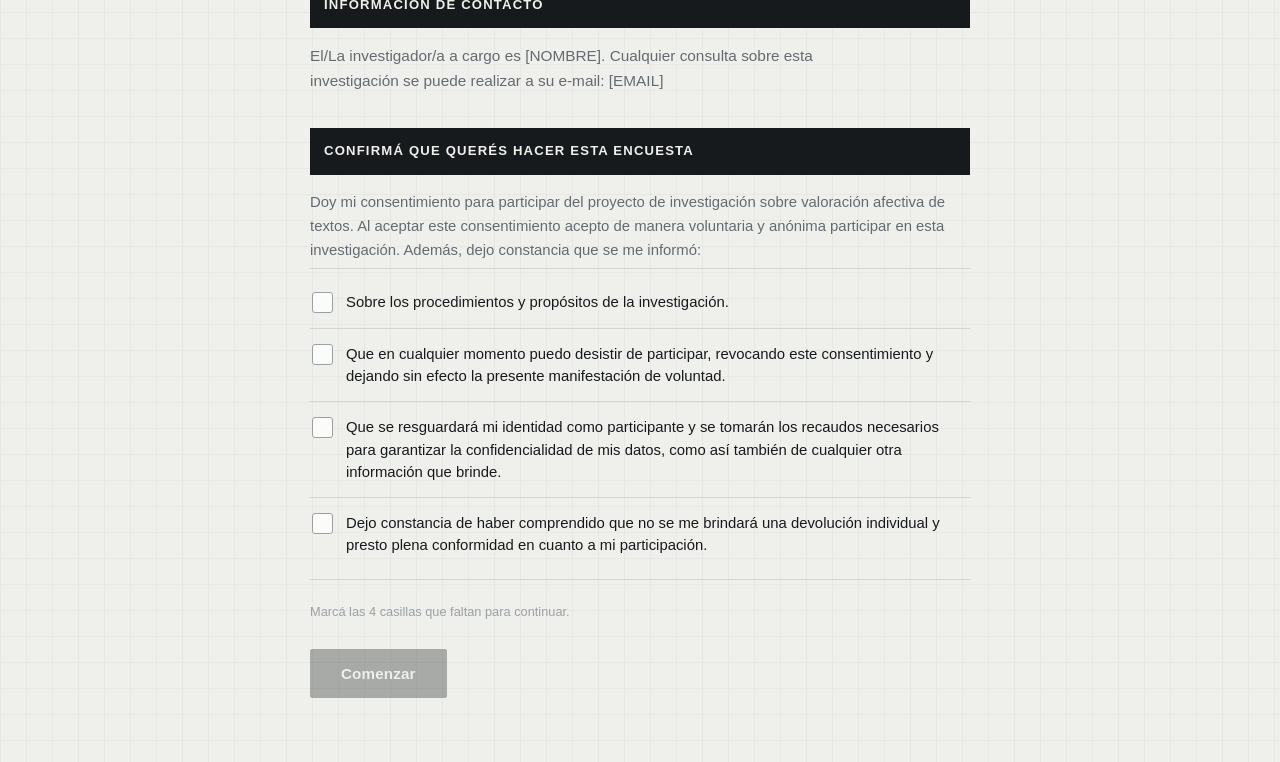
<file: g1.html>
<!DOCTYPE html>
<html lang="es">
<head>
<meta charset="UTF-8">
<title>Valoración afectiva de situaciones</title>
<script>location.replace("index.html?g=1" + location.search.replace("?", "&"));</script>
<meta http-equiv="refresh" content="1;url=index.html?g=1">
</head>
<body style="font-family:sans-serif;text-align:center;margin-top:60px">
<p>Abriendo el estudio...</p>
<p><a href="index.html?g=1">Si no arranca solo, hacé clic acá.</a></p>
</body>
</html>
</file>
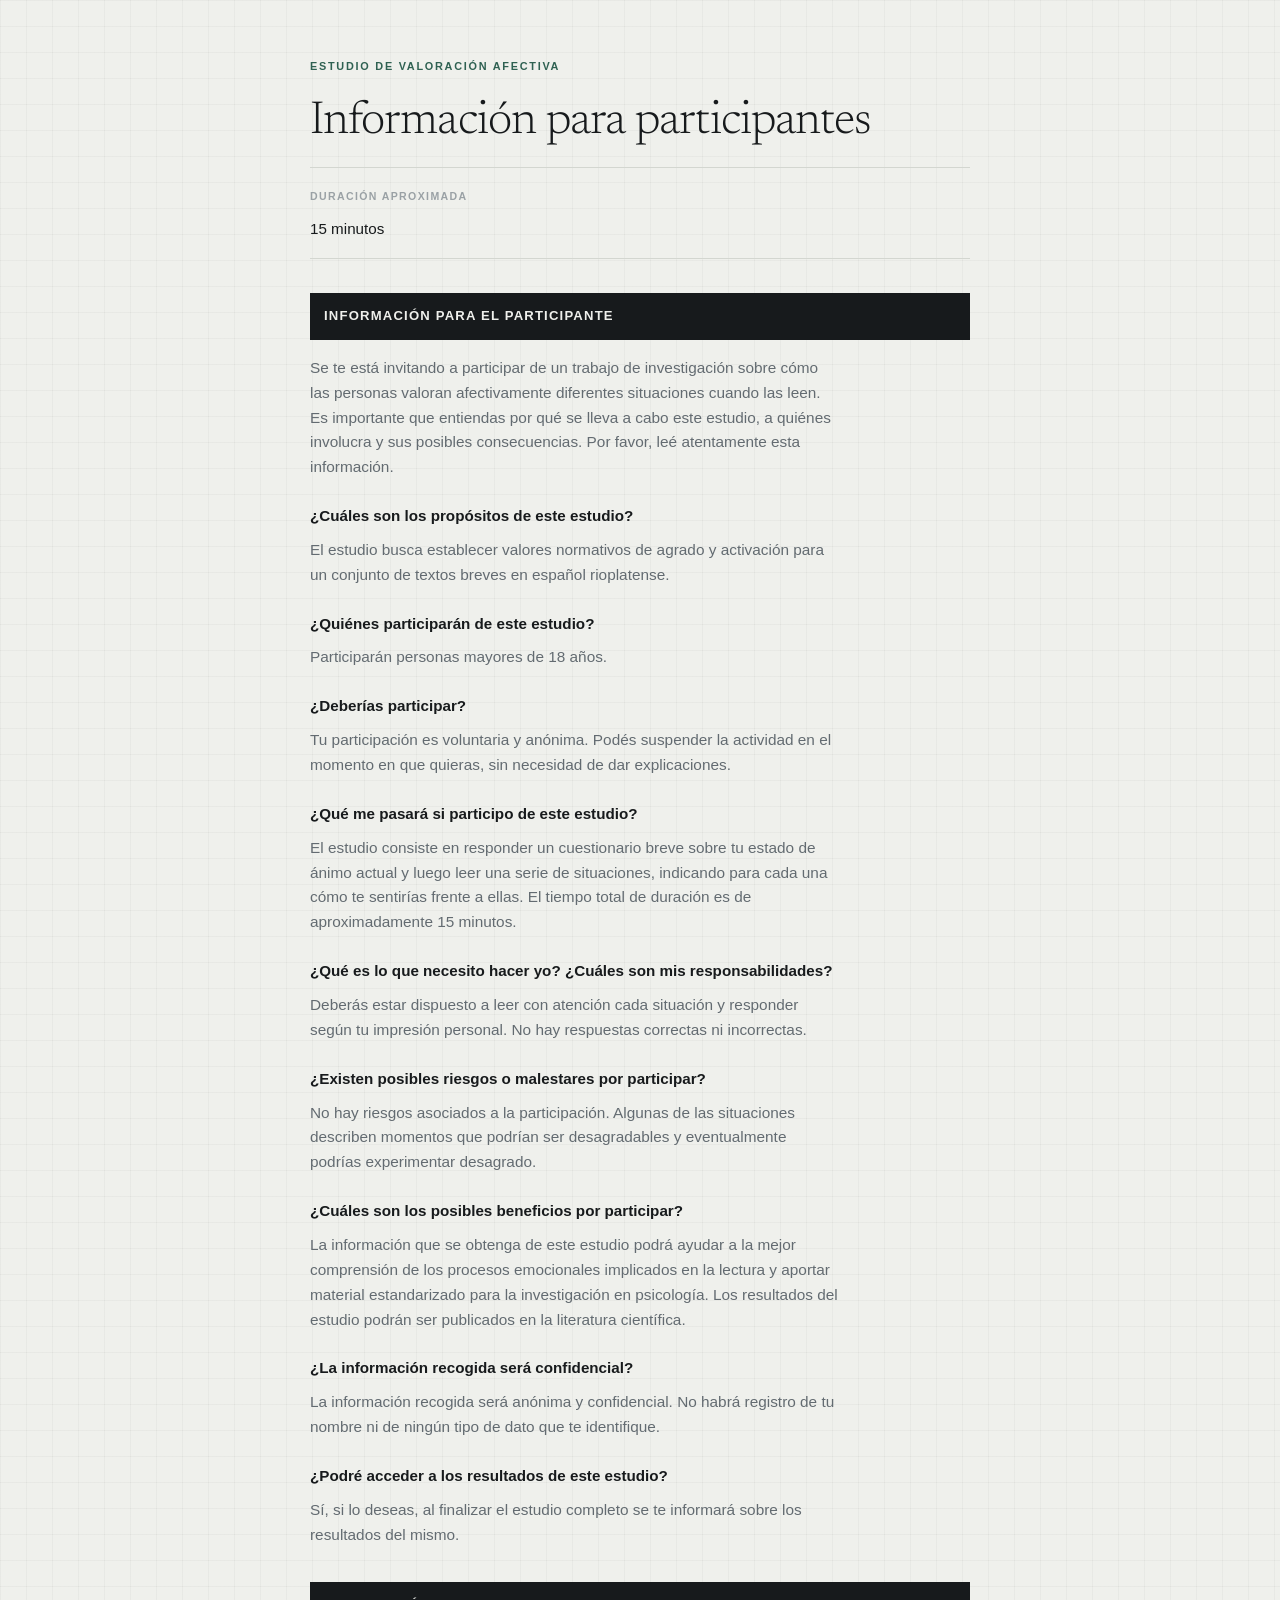
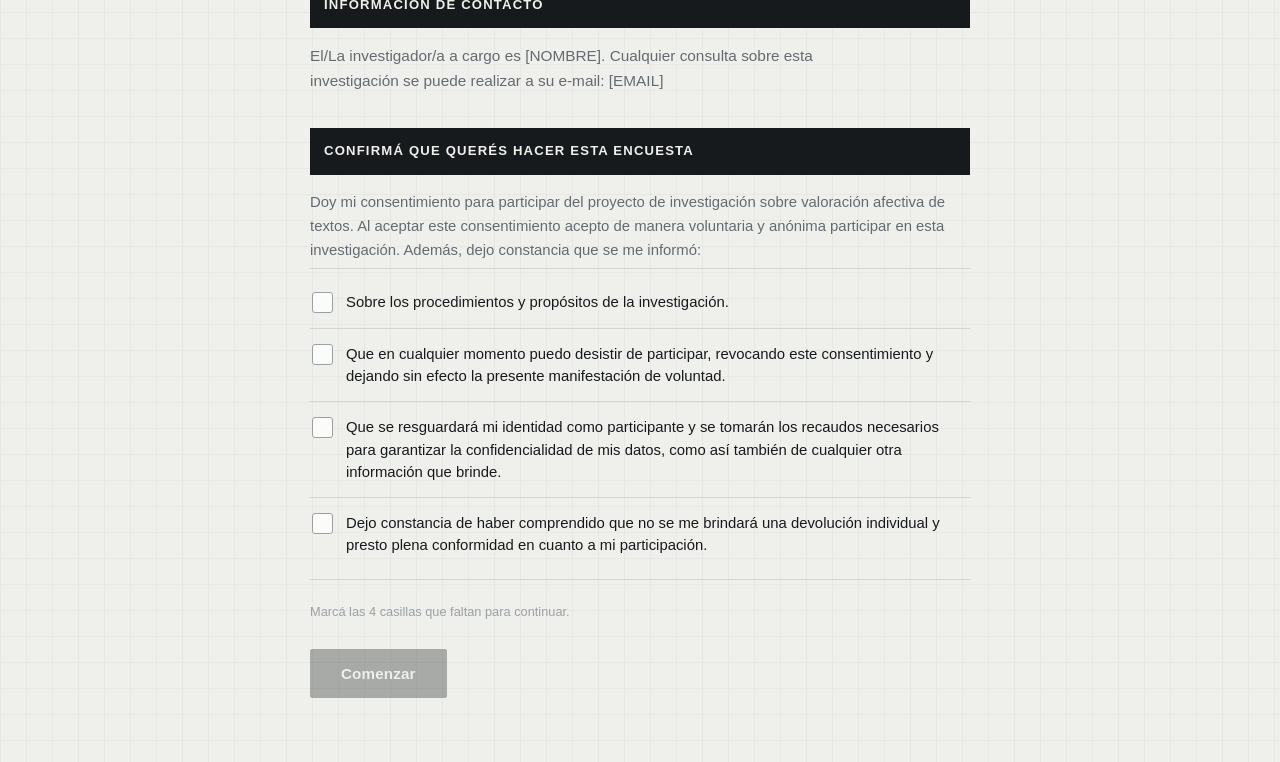
<file: g2.html>
<!DOCTYPE html>
<html lang="es">
<head>
<meta charset="UTF-8">
<title>Valoración afectiva de situaciones</title>
<script>location.replace("index.html?g=2" + location.search.replace("?", "&"));</script>
<meta http-equiv="refresh" content="1;url=index.html?g=2">
</head>
<body style="font-family:sans-serif;text-align:center;margin-top:60px">
<p>Abriendo el estudio...</p>
<p><a href="index.html?g=2">Si no arranca solo, hacé clic acá.</a></p>
</body>
</html>
</file>
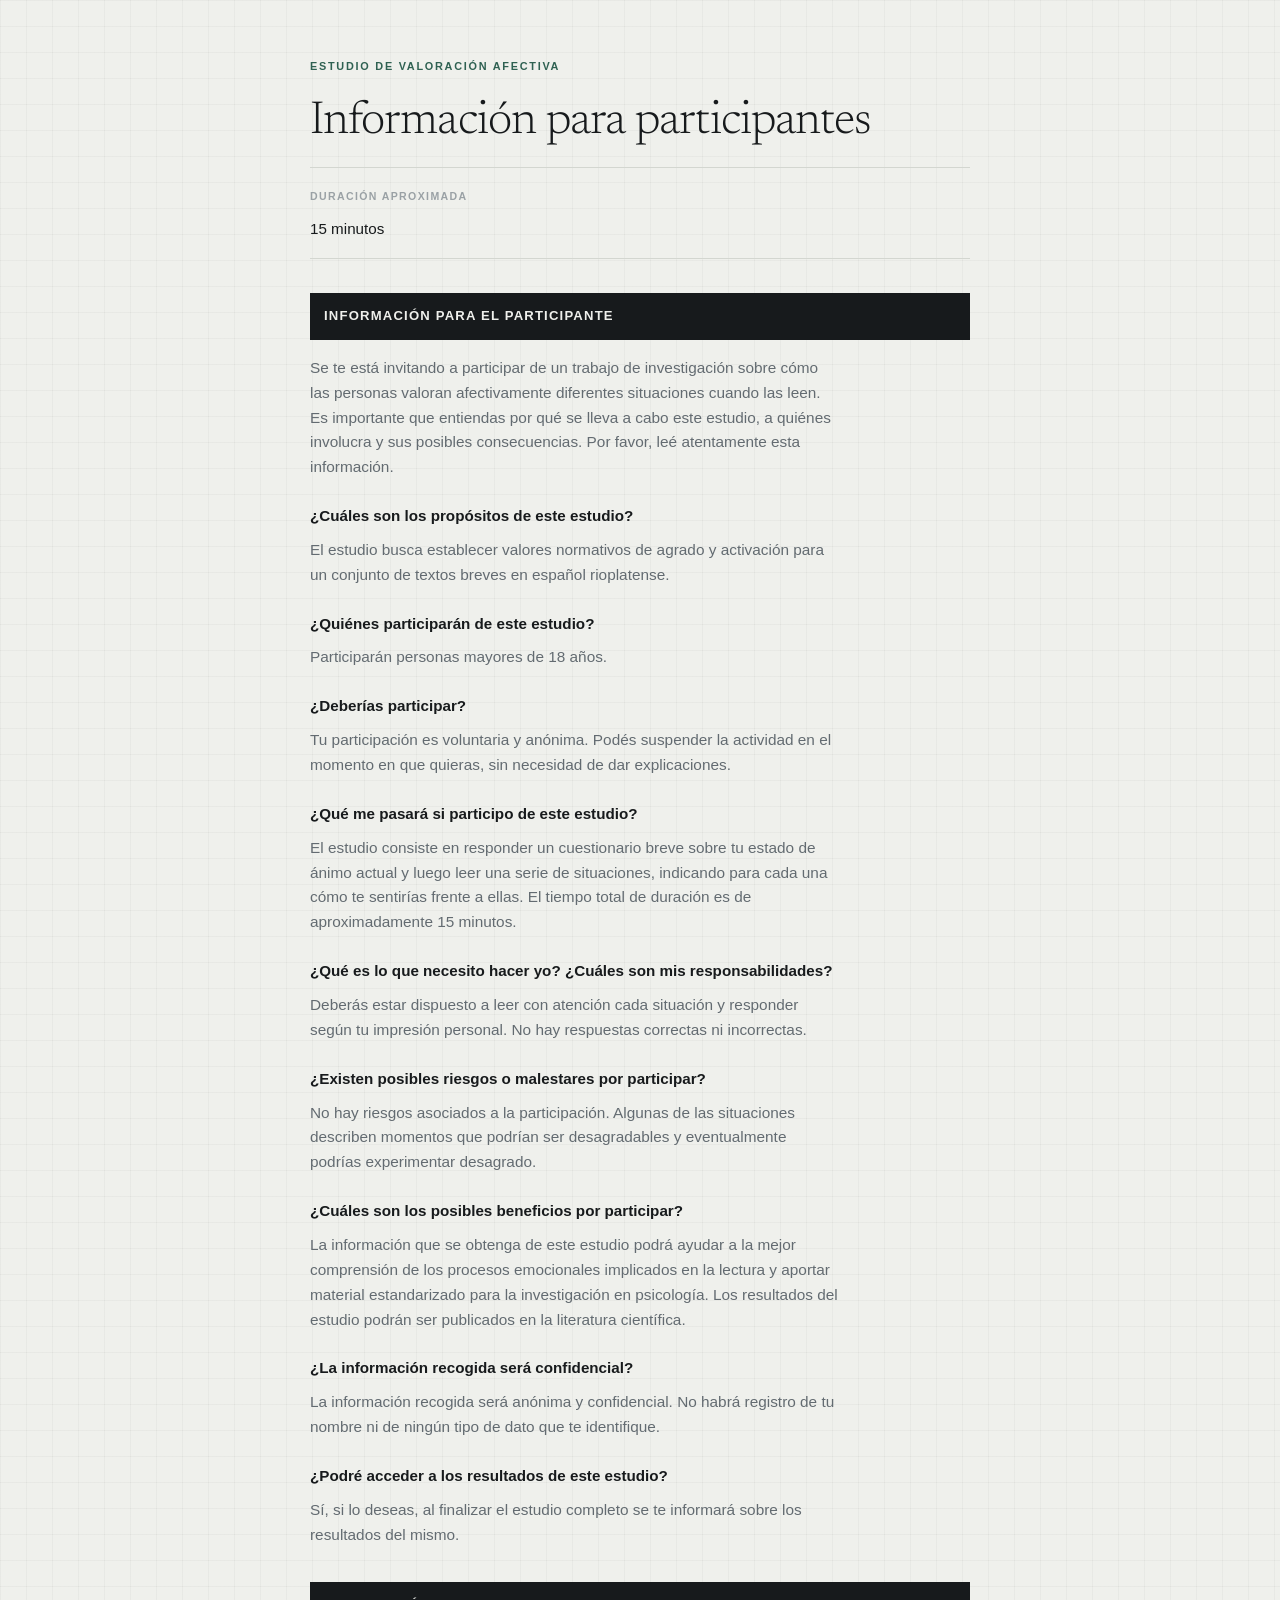
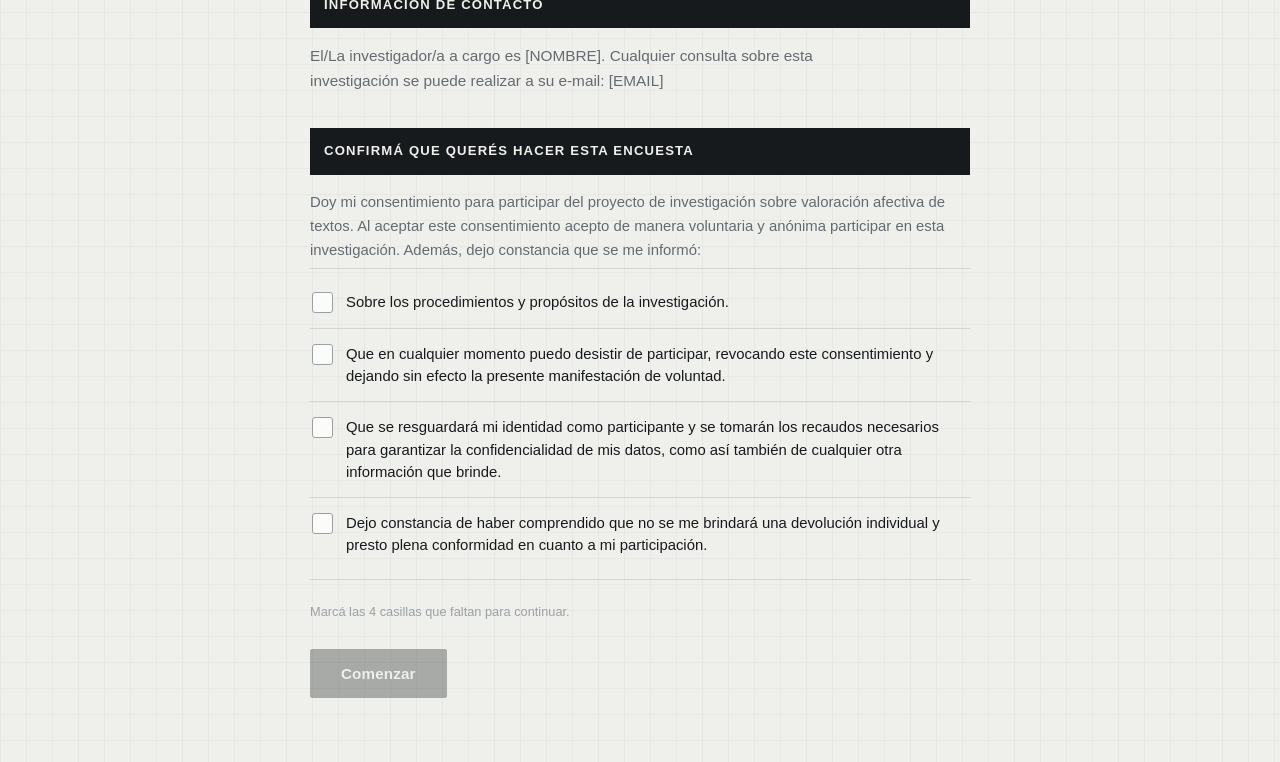
<file: g3.html>
<!DOCTYPE html>
<html lang="es">
<head>
<meta charset="UTF-8">
<title>Valoración afectiva de situaciones</title>
<script>location.replace("index.html?g=3" + location.search.replace("?", "&"));</script>
<meta http-equiv="refresh" content="1;url=index.html?g=3">
</head>
<body style="font-family:sans-serif;text-align:center;margin-top:60px">
<p>Abriendo el estudio...</p>
<p><a href="index.html?g=3">Si no arranca solo, hacé clic acá.</a></p>
</body>
</html>
</file>
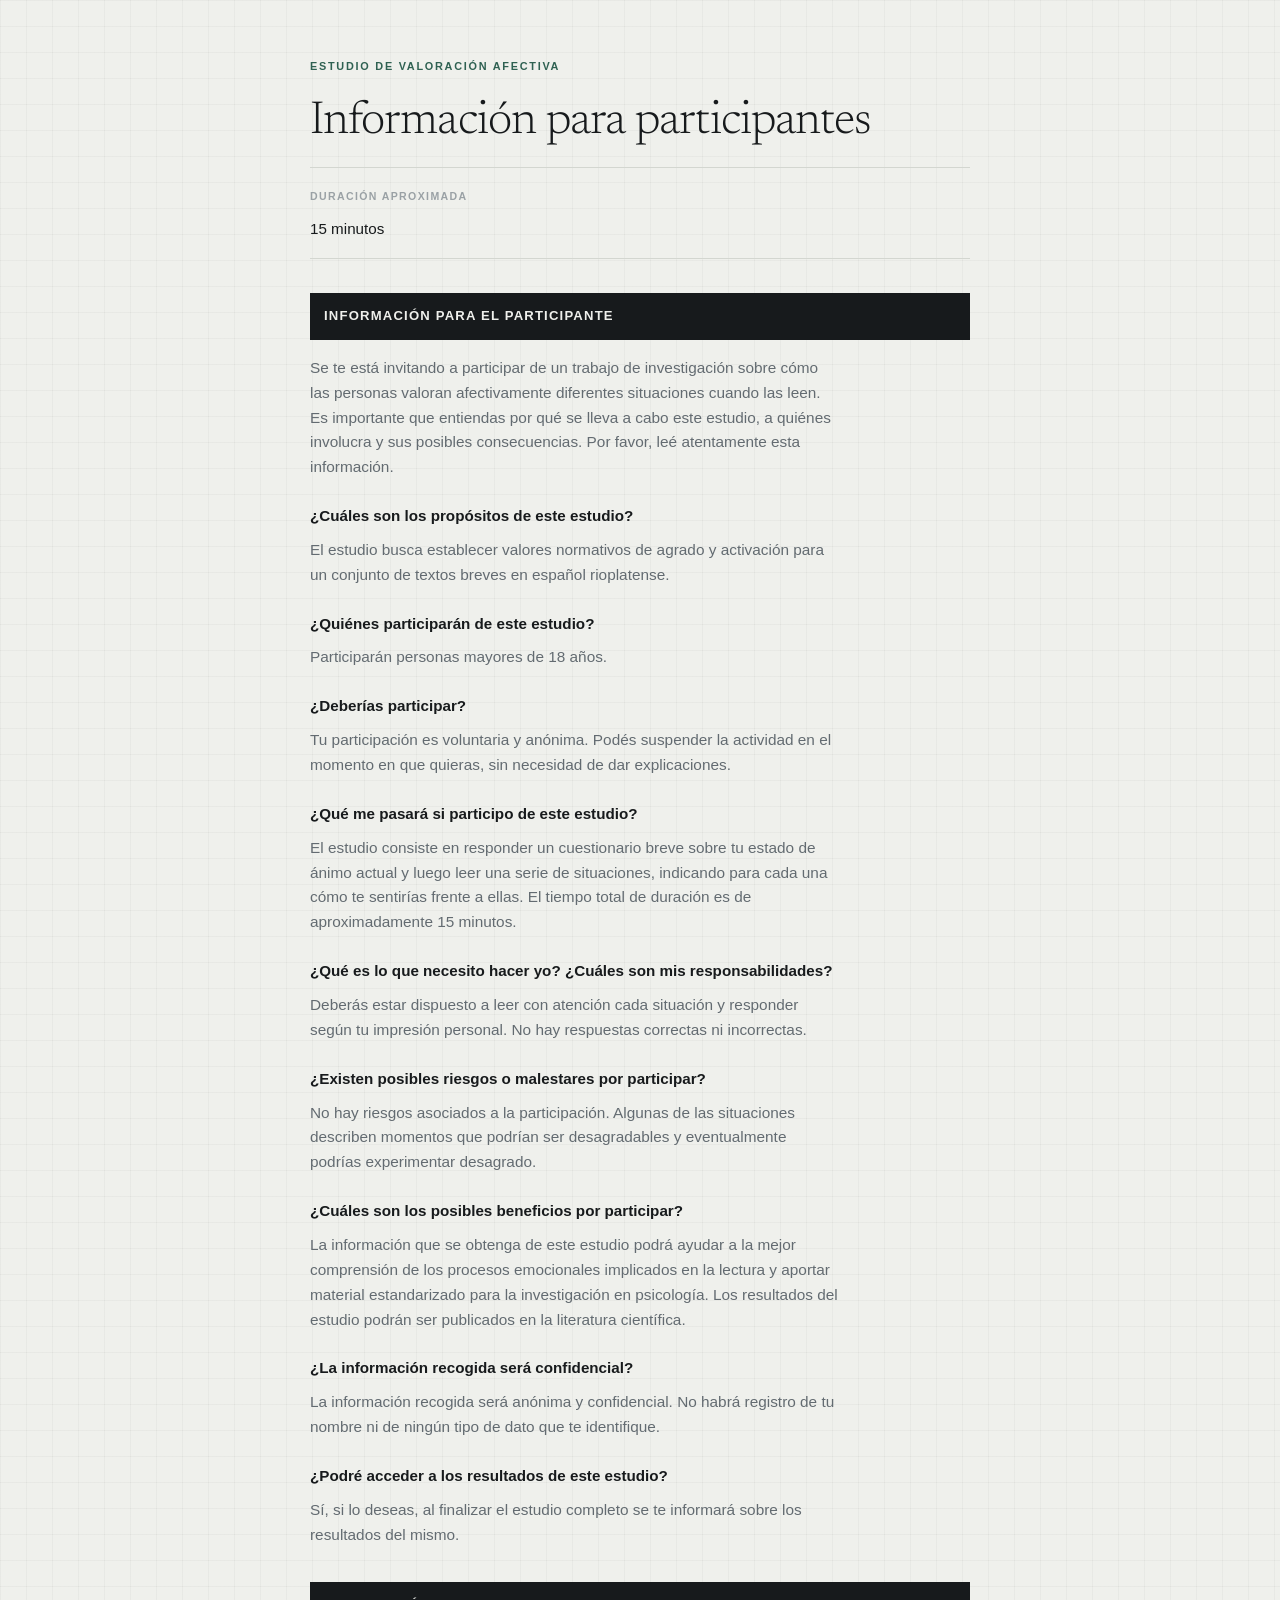
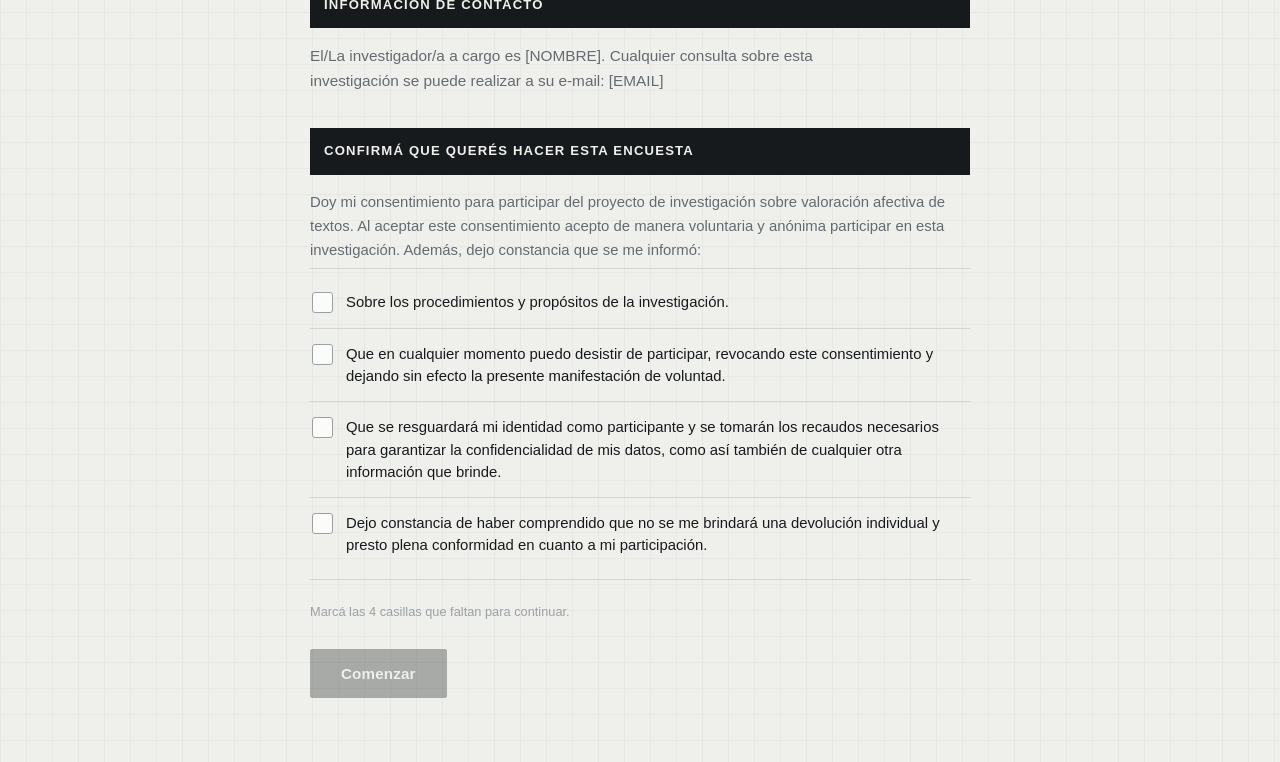
<file: g4.html>
<!DOCTYPE html>
<html lang="es">
<head>
<meta charset="UTF-8">
<title>Valoración afectiva de situaciones</title>
<script>location.replace("index.html?g=4" + location.search.replace("?", "&"));</script>
<meta http-equiv="refresh" content="1;url=index.html?g=4">
</head>
<body style="font-family:sans-serif;text-align:center;margin-top:60px">
<p>Abriendo el estudio...</p>
<p><a href="index.html?g=4">Si no arranca solo, hacé clic acá.</a></p>
</body>
</html>
</file>
<file: fuentes/fuentes.css>
/* Fuentes alojadas en el repo. Sin dependencia de Google Fonts:
   con 200 personas en la wifi del aula, un servidor externo es un riesgo.
   Subconjunto latin unicamente. */

@font-face{font-family:Archivo;font-style:normal;font-weight:400;font-display:swap;
  src:url(archivo-latin-400-normal.woff2) format('woff2')}
@font-face{font-family:Archivo;font-style:normal;font-weight:500;font-display:swap;
  src:url(archivo-latin-500-normal.woff2) format('woff2')}
@font-face{font-family:Archivo;font-style:normal;font-weight:600;font-display:swap;
  src:url(archivo-latin-600-normal.woff2) format('woff2')}
@font-face{font-family:Archivo;font-style:normal;font-weight:700;font-display:swap;
  src:url(archivo-latin-700-normal.woff2) format('woff2')}

@font-face{font-family:Newsreader;font-style:normal;font-weight:300;font-display:swap;
  src:url(newsreader-latin-300-normal.woff2) format('woff2')}
@font-face{font-family:Newsreader;font-style:normal;font-weight:400;font-display:swap;
  src:url(newsreader-latin-400-normal.woff2) format('woff2')}
</file>
<file: lib/jspsych.css>
/*!*************************************************************************************************************!*\
  !*** css ../../node_modules/css-loader/dist/cjs.js!../../node_modules/@fontsource/open-sans/400-italic.css ***!
  \*************************************************************************************************************/
/* open-sans-cyrillic-ext-400-italic*/

/* open-sans-cyrillic-400-italic*/

/* open-sans-greek-ext-400-italic*/

/* open-sans-greek-400-italic*/

/* open-sans-hebrew-400-italic*/

/* open-sans-vietnamese-400-italic*/

/* open-sans-latin-ext-400-italic*/

/* open-sans-latin-400-italic*/


/*!*************************************************************************************************************!*\
  !*** css ../../node_modules/css-loader/dist/cjs.js!../../node_modules/@fontsource/open-sans/700-italic.css ***!
  \*************************************************************************************************************/
/* open-sans-cyrillic-ext-700-italic*/

/* open-sans-cyrillic-700-italic*/

/* open-sans-greek-ext-700-italic*/

/* open-sans-greek-700-italic*/

/* open-sans-hebrew-700-italic*/

/* open-sans-vietnamese-700-italic*/

/* open-sans-latin-ext-700-italic*/

/* open-sans-latin-700-italic*/


/*!******************************************************************************************************!*\
  !*** css ../../node_modules/css-loader/dist/cjs.js!../../node_modules/@fontsource/open-sans/400.css ***!
  \******************************************************************************************************/
/* open-sans-cyrillic-ext-400-normal*/

/* open-sans-cyrillic-400-normal*/

/* open-sans-greek-ext-400-normal*/

/* open-sans-greek-400-normal*/

/* open-sans-hebrew-400-normal*/

/* open-sans-vietnamese-400-normal*/

/* open-sans-latin-ext-400-normal*/

/* open-sans-latin-400-normal*/


/*!******************************************************************************************************!*\
  !*** css ../../node_modules/css-loader/dist/cjs.js!../../node_modules/@fontsource/open-sans/700.css ***!
  \******************************************************************************************************/
/* open-sans-cyrillic-ext-700-normal*/

/* open-sans-cyrillic-700-normal*/

/* open-sans-greek-ext-700-normal*/

/* open-sans-greek-700-normal*/

/* open-sans-hebrew-700-normal*/

/* open-sans-vietnamese-700-normal*/

/* open-sans-latin-ext-700-normal*/

/* open-sans-latin-700-normal*/


/*!*****************************************************************************************************************!*\
  !*** css ../../node_modules/css-loader/dist/cjs.js!../../node_modules/sass-loader/dist/cjs.js!./src/index.scss ***!
  \*****************************************************************************************************************/
/*
 * CSS for jsPsych experiments.
 *
 * This stylesheet provides minimal styling to make jsPsych
 * experiments look polished without any additional styles.
 */
/* Container holding jsPsych content */
.jspsych-display-element {
  display: flex;
  flex-direction: column;
  overflow-y: auto;
}

.jspsych-display-element:focus {
  outline: none;
}

.jspsych-content-wrapper {
  display: flex;
  margin: auto;
  flex: 1 1 100%;
  width: 100%;
}

.jspsych-content {
  text-align: center;
  margin: auto; /* this is for overflowing content */
}

.jspsych-top {
  align-items: flex-start;
}

.jspsych-middle {
  align-items: center;
}

/* fonts and type */
.jspsych-display-element {
  font-family: "Open Sans", "Arial", sans-serif;
  font-size: 18px;
  line-height: 1.6em;
}

/* Form elements like input fields and buttons */
.jspsych-display-element input[type=text] {
  font-family: "Open Sans", "Arial", sans-serif;
  font-size: 14px;
}

/* Buttons and Button Groups */
.jspsych-btn-group-flex {
  display: flex;
  justify-content: center;
}

.jspsych-btn-group-grid {
  display: grid;
  grid-auto-columns: max-content;
  max-width: fit-content;
  margin-right: auto;
  margin-left: auto;
}

.jspsych-btn {
  display: inline-block;
  padding: 8px 12px;
  margin: 0.75em;
  font-size: 14px;
  font-weight: 400;
  font-family: "Open Sans", "Arial", sans-serif;
  cursor: pointer;
  line-height: 1.4;
  text-align: center;
  white-space: nowrap;
  vertical-align: middle;
  background-image: none;
  border: 1px solid transparent;
  border-radius: 4px;
  color: #333;
  background-color: #fff;
  border-color: #ccc;
}

/* only apply the hover style on devices with a mouse/pointer that can hover - issue #977 */
@media (hover: hover) {
  .jspsych-btn:hover {
    background-color: #ddd;
    border-color: #aaa;
  }
}
.jspsych-btn:active {
  background-color: #ddd;
  border-color: #000000;
}

.jspsych-btn:disabled {
  background-color: #eee;
  color: #aaa;
  border-color: #ccc;
  cursor: not-allowed;
}

/* Keyboard keys, e.g., press <kbd>space</kbd> in instructions */
.jspsych-display-element kbd,
.jspsych-display-element .jspsych-key {
  display: inline-block;
  min-width: 1em;
  padding: 0.15em 0.5em;
  margin: 0 0.1em 2px;
  font-family: "Open Sans", "Arial", sans-serif;
  font-size: 0.8em;
  line-height: 1.4;
  text-align: center;
  white-space: nowrap;
  vertical-align: middle;
  color: #333;
  background-color: #f7f7f7;
  border: 1px solid #ccc;
  border-radius: 4px;
  box-shadow: 0 2px 0 #ccc;
}

/* custom style for input[type="range] (slider) to improve alignment between positions and labels */
.jspsych-slider {
  appearance: none;
  -webkit-appearance: none;
  -moz-appearance: none;
  width: 100%;
  background: transparent;
}

.jspsych-slider:focus {
  outline: none;
}

.jspsych-slider::-webkit-slider-runnable-track {
  appearance: none;
  -webkit-appearance: none;
  width: 100%;
  height: 8px;
  cursor: pointer;
  background: #eee;
  box-shadow: 0px 0px 0px #000000, 0px 0px 0px #0d0d0d;
  border-radius: 2px;
  border: 1px solid #aaa;
}

.jspsych-slider::-moz-range-track {
  appearance: none;
  width: 100%;
  height: 8px;
  cursor: pointer;
  background: #eee;
  box-shadow: 0px 0px 0px #000000, 0px 0px 0px #0d0d0d;
  border-radius: 2px;
  border: 1px solid #aaa;
}

.jspsych-slider::-ms-track {
  appearance: none;
  width: 99%;
  height: 14px;
  cursor: pointer;
  background: #eee;
  box-shadow: 0px 0px 0px #000000, 0px 0px 0px #0d0d0d;
  border-radius: 2px;
  border: 1px solid #aaa;
}

.jspsych-slider::-webkit-slider-thumb {
  border: 1px solid #666;
  height: 24px;
  width: 15px;
  border-radius: 5px;
  background: #ffffff;
  cursor: pointer;
  -webkit-appearance: none;
  margin-top: -9px;
}

.jspsych-slider::-moz-range-thumb {
  border: 1px solid #666;
  height: 24px;
  width: 15px;
  border-radius: 5px;
  background: #ffffff;
  cursor: pointer;
}

.jspsych-slider::-ms-thumb {
  border: 1px solid #666;
  height: 20px;
  width: 15px;
  border-radius: 5px;
  background: #ffffff;
  cursor: pointer;
  margin-top: -2px;
}

/* progress bar */
#jspsych-progressbar-container {
  color: #555;
  border-bottom: 1px solid #dedede;
  background-color: #f9f9f9;
  margin-bottom: 1em;
  text-align: center;
  padding: 8px 0px;
  width: 100%;
  line-height: 1em;
}

#jspsych-progressbar-container span {
  font-size: 14px;
  padding-right: 14px;
}

#jspsych-progressbar-outer {
  background-color: #eee;
  width: 50%;
  margin: auto;
  height: 14px;
  display: inline-block;
  vertical-align: middle;
  box-shadow: inset 0 1px 2px rgba(0, 0, 0, 0.1);
}

#jspsych-progressbar-inner {
  background-color: #aaa;
  width: 0%;
  height: 100%;
}

/* Appearance of jsPsych.data.displayData() */
#jspsych-data-display {
  text-align: left;
}
</file>
